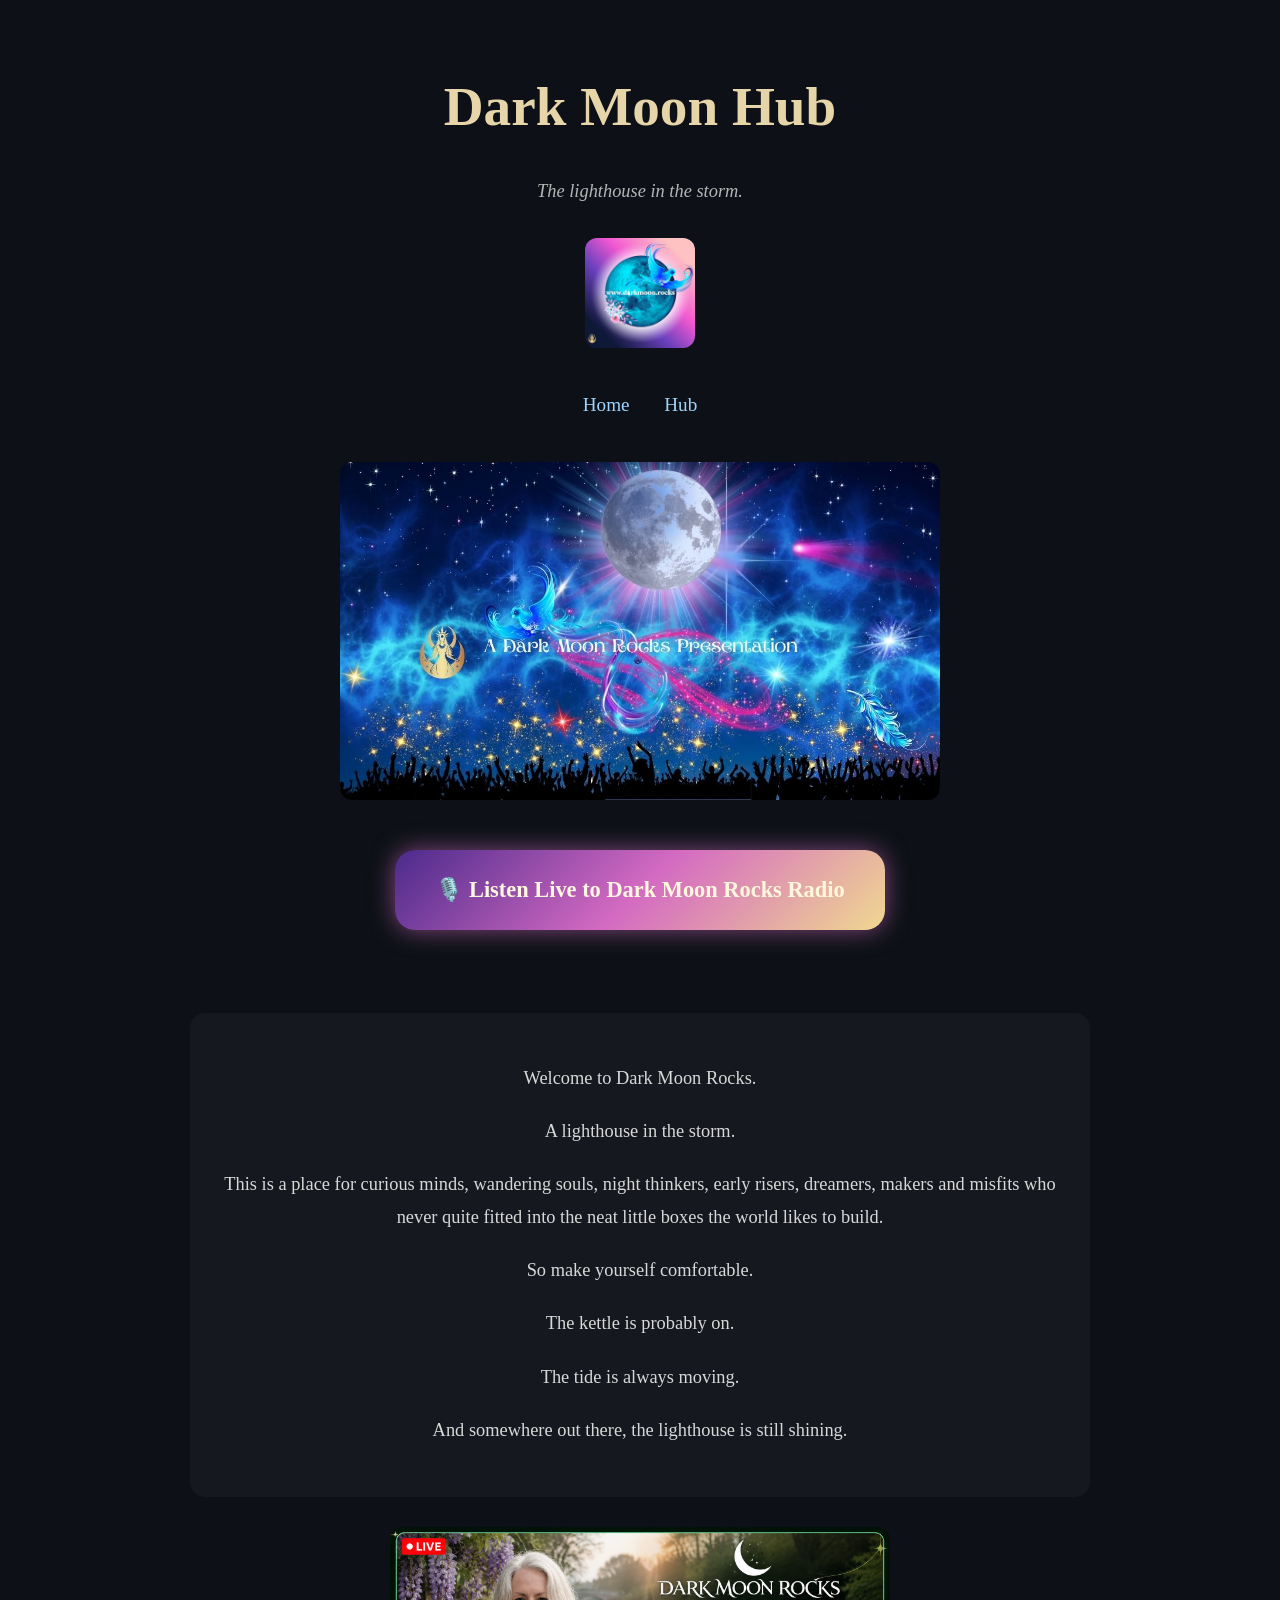
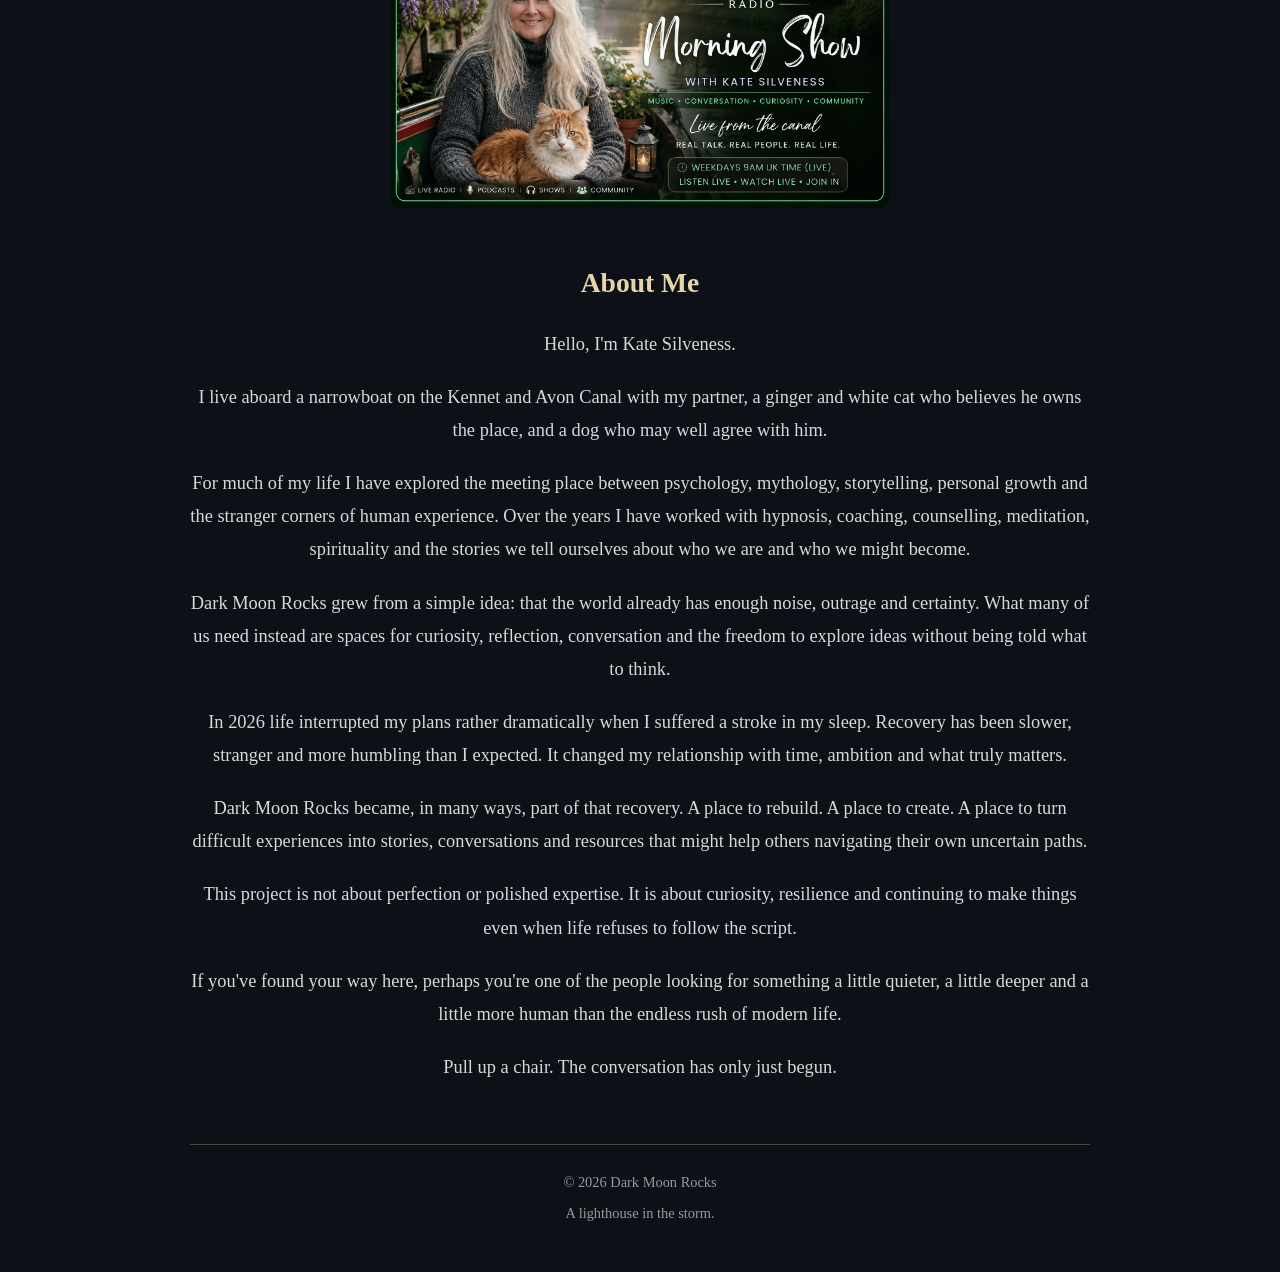
<file: index.html>
<!DOCTYPE html>
<html lang="en">

<head>
    <link rel="icon" type="image/png" href="images/Favicon.png">
    <meta charset="UTF-8">
    <meta name="viewport" content="width=device-width, initial-scale=1.0">

    <link rel="manifest" href="manifest.json">
    <meta name="theme-color" content="#0b0f14">

    <title>Dark Moon Hub</title>

    <link rel="stylesheet" href="styles.css">
</head>

<body>

    <h1>Dark Moon Hub</h1>

    <p class="tagline">
        The lighthouse in the storm.
    </p>

    <img src="images/logo-dmr-new.jpg" alt="Dark Moon Rocks Logo" width="110">

    <nav>
        <a href="index.html">Home</a>
        <a href="doorways.html">Hub</a>
    </nav>

    <p>

     <a href="https://radio.darkmoon.rocks/listen/dark_moon_rocks/radio.mp3">
    <img src="images/Dark-Moon-Magic.jpg"height="200" width="600" alt="Listen Live">
</a>
    <div class="big-button">
        <a href="https://radio.darkmoon.rocks/listen/dark_moon_rocks/radio.mp3" target="_blank">
                    🎙️ Listen Live to Dark Moon Rocks Radio
        </a>
    </div>
</p>
  <br> 

<div class="content">

        <p>Welcome to Dark Moon Rocks.</p>

        <p>A lighthouse in the storm.</p>

        <p>This is a place for curious minds, wandering souls, night thinkers, early risers, dreamers, makers and misfits who never quite fitted into the neat little boxes the world likes to build.</p>

        <p>So make yourself comfortable.</p>

        <p>The kettle is probably on.</p>

        <p>The tide is always moving.</p>

        <p>And somewhere out there, the lighthouse is still shining.</p>

    </div>
<img src="images/Morningshowme.png" alt="Dark Moon Rocks image" width="500">

    <h2>About Me</h2>

<p>
Hello, I'm Kate Silveness.
</p>
<p>
I live aboard a narrowboat on the Kennet and Avon Canal with my partner, a ginger and white cat who believes he owns the place, and a dog who may well agree with him.
</p>
<p>
For much of my life I have explored the meeting place between psychology, mythology, storytelling, personal growth and the stranger corners of human experience. Over the years I have worked with hypnosis, coaching, counselling, meditation, spirituality and the stories we tell ourselves about who we are and who we might become.
</p>
<p>
Dark Moon Rocks grew from a simple idea: that the world already has enough noise, outrage and certainty. What many of us need instead are spaces for curiosity, reflection, conversation and the freedom to explore ideas without being told what to think.
</p>
<p>
In 2026 life interrupted my plans rather dramatically when I suffered a stroke in my sleep. Recovery has been slower, stranger and more humbling than I expected. It changed my relationship with time, ambition and what truly matters.
</p>
<p>
Dark Moon Rocks became, in many ways, part of that recovery. A place to rebuild. A place to create. A place to turn difficult experiences into stories, conversations and resources that might help others navigating their own uncertain paths.
</p>
<p>
This project is not about perfection or polished expertise. It is about curiosity, resilience and continuing to make things even when life refuses to follow the script.
</p>
<p>
If you've found your way here, perhaps you're one of the people looking for something a little quieter, a little deeper and a little more human than the endless rush of modern life.
</p>
<p>
Pull up a chair.
The conversation has only just begun.
</p>

</div>



<footer>
    <p>© 2026 Dark Moon Rocks</p>
    <p>A lighthouse in the storm.</p>
</footer>
<script src="app.js"></script>
</body>
</html>
</file>
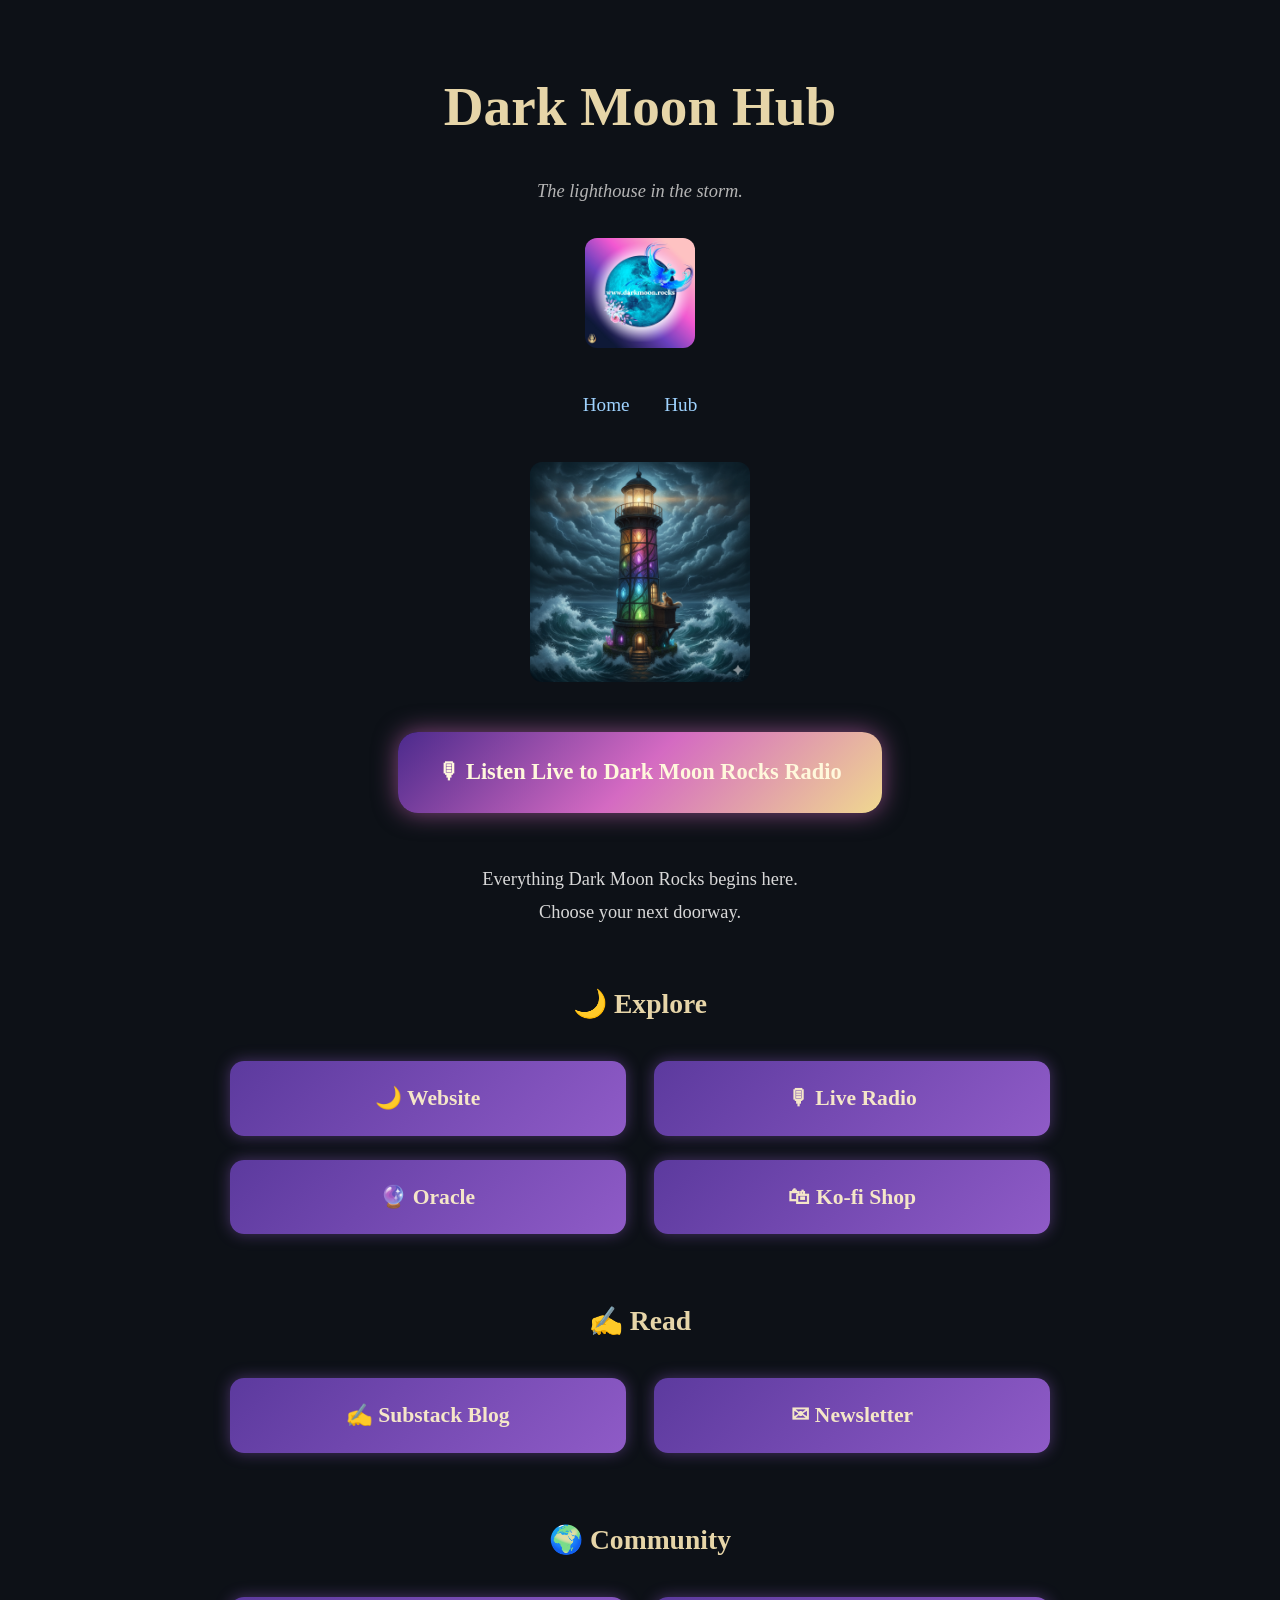
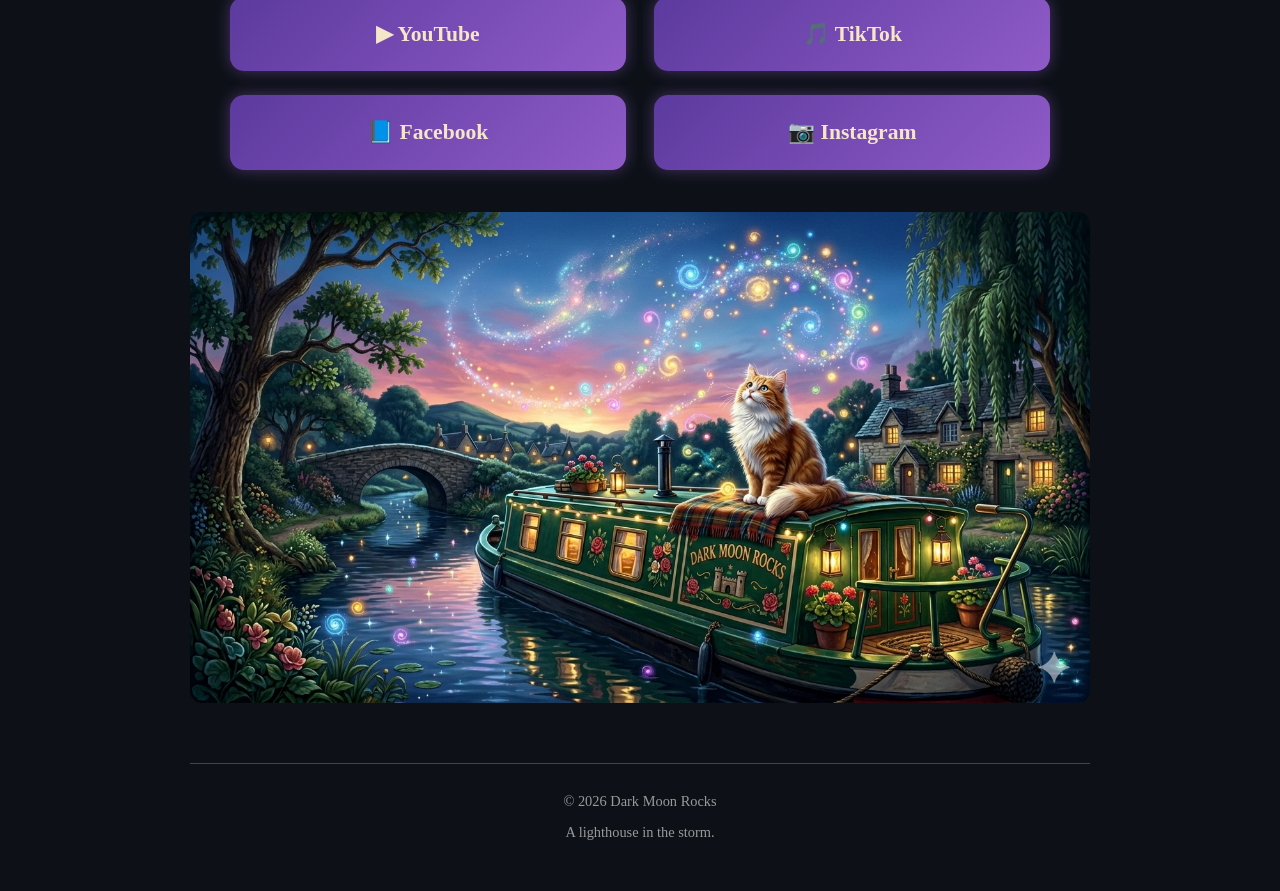
<file: doorways.html>
<!DOCTYPE html>
<html lang="en">

<head>
    <meta charset="UTF-8">
    <meta name="viewport" content="width=device-width, initial-scale=1.0">

    <link rel="manifest" href="manifest.json">
    <meta name="theme-color" content="#0b0f14">

    <title>Dark Moon Hub</title>

    <link rel="stylesheet" href="styles.css">
</head>

<body>

    <h1>Dark Moon Hub</h1>

    <p class="tagline">
        The lighthouse in the storm.
    </p>

    <img src="images/logo-dmr-new.jpg" alt="Dark Moon Rocks Logo" width="110">

    <nav>
        <a href="index.html">Home</a>
        <a href="doorways.html">Hub</a>
    </nav>
     <img src="images/lighthouse.png" alt="Lighthouse" width="220">

    <div class="big-button">
        <a href="https://radio.darkmoon.rocks/listen/dark_moon_rocks/radio.mp3" target="_blank">
            🎙 Listen Live to Dark Moon Rocks Radio
        </a>
    </div>

   

    <p>
        Everything Dark Moon Rocks begins here.<br>
        Choose your next doorway.
    </p>

    <h2>🌙 Explore</h2>

    <a class="small-button" href="https://darkmoon.rocks" target="_blank">
        🌙 Website
    </a>

    <a class="small-button" href="https://radio.darkmoon.rocks/listen/dark_moon_rocks/radio.mp3" target="_blank">
        🎙 Live Radio
    </a>



    <a class="small-button" href="https://darkmoonoracle.carrd.co" target="_blank">
        🔮 Oracle
    </a>


    <a class="small-button" href="https://ko-fi.com/darkmoonrocks" target="_blank">
        🛍 Ko-fi Shop
    </a>


    </a>

    <h2>✍ Read</h2>

    <a class="small-button" href="https://katesilveness.substack.com" target="_blank">
        ✍ Substack Blog
    </a>

    <a class="small-button" href="https://www.silveness.rocks" target="_blank">
        ✉ Newsletter
    </a>

    <h2>🌍 Community</h2>

    <a class="small-button" href="https://www.youtube.com/@darkmoonrocks" target="_blank">
        ▶ YouTube
    </a>

    <a class="small-button" href="https://www.tiktok.com/@silveness" target="_blank">
        🎵 TikTok
    </a>

    <a class="small-button" href="https://www.facebook.com/darkmoonrocks/" target="_blank">
        📘 Facebook
    </a>

    <a class="small-button" href="https://www.instagram.com/darkmoonrocks/" target="_blank">
        📷 Instagram
    </a>

    <img src="images/boat-cat-stars.png" alt="Boat beneath the stars">

    <footer>
        <p>© 2026 Dark Moon Rocks</p>
        <p>A lighthouse in the storm.</p>
    </footer>

    <script src="app.js"></script>

</body>

</html>
</file>
<file: styles.css>
body {
    background-color: #0d1117;
    color: #d8d8d8;
    font-family: Georgia, serif;
    max-width: 900px;
    margin: auto;
    padding: 20px;
    line-height: 1.8;
    text-align: center;

    font-size: 1.15rem;
}

/* ---------- Headings ---------- */

h1 {
    color: #e6d5a8;
    font-size: 3em;
    margin-bottom: 10px;
}

h2 {
    color: #e6d5a8;
    margin-top: 50px;
    margin-bottom: 20px;
}

p {
    margin-bottom: 20px;
}

/* ---------- Navigation ---------- */

nav {
    margin: 40px 0;
}

nav a {
    color: #9fd3ff;
    text-decoration: none;
    margin: 0 15px;
    font-size: 1.2rem;
}

nav a:hover {
    color: white;
}

/* ---------- Images ---------- */

img {
    max-width: 100%;
    height: auto;
    display: block;
    margin: 30px auto;
    border-radius: 12px;
}

/* ---------- Intro ---------- */

.tagline {
    font-style: italic;
    color: #b5b5b5;
    margin-bottom: 30px;
}

.content {
    background: rgba(255,255,255,0.03);
    padding: 30px;
    border-radius: 15px;
}

/* ---------- Live Radio Button ---------- */

.big-button {
    margin: 50px 0;
}

.big-button a {
    display: inline-block;
    padding: 20px 40px;
    font-size: 1.4rem;
    text-decoration: none;
    border-radius: 20px;
    background: linear-gradient(135deg,#4b2a8c,#d46ac2,#f0d890);
    color: #fff8dc;
    font-weight: bold;
    box-shadow: 0 0 25px rgba(212,106,194,.6);
    transition: .3s;
}

.big-button a:hover {
    transform: scale(1.05);
    box-shadow: 0 0 40px rgba(240,216,144,.8);
}

/* ---------- Hub Buttons ---------- */

.small-button {
    display: inline-block;
    min-width: 340px;
    padding: 18px 28px;
    margin: 12px;

    background: linear-gradient(135deg,#5c3a9e,#8f5bc7);
    color: #f5e6c8;
    text-decoration: none;

    border-radius: 14px;

    font-size: 1.35rem;
    font-weight: bold;

    box-shadow: 0 0 15px rgba(143,91,199,.45);
    transition: .3s;
}

.small-button:hover {
    transform: translateY(-3px);
    box-shadow: 0 0 25px rgba(143,91,199,.75);
    background: linear-gradient(135deg,#7b52c0,#b27de3);
}

/* ---------- Footer ---------- */

footer {
    margin-top: 60px;
    padding: 20px;
    border-top: 1px solid #444;
    color: #999;
    font-size: .9rem;
}

footer p {
    margin: 5px 0;
}

/* ---------- Mobile ---------- */

@media (max-width:700px){

    body{
        padding:16px;
        font-size:18px;
    }

    h1{
        font-size:2.2rem;
    }

    h2{
        font-size:1.8rem;
    }

    nav{
        display:flex;
        flex-direction:column;
        gap:12px;
    }

    nav a{
        font-size:1.3rem;
        margin:0;
    }

    .big-button a{
        display:block;
        width:100%;
        box-sizing:border-box;
        font-size:1.3rem;
    }

    .small-button{
        display:block;
        width:100%;
        min-width:0;
        margin:12px 0;
        padding:20px;
        box-sizing:border-box;
        font-size:1.25rem;
    }

}
</file>
